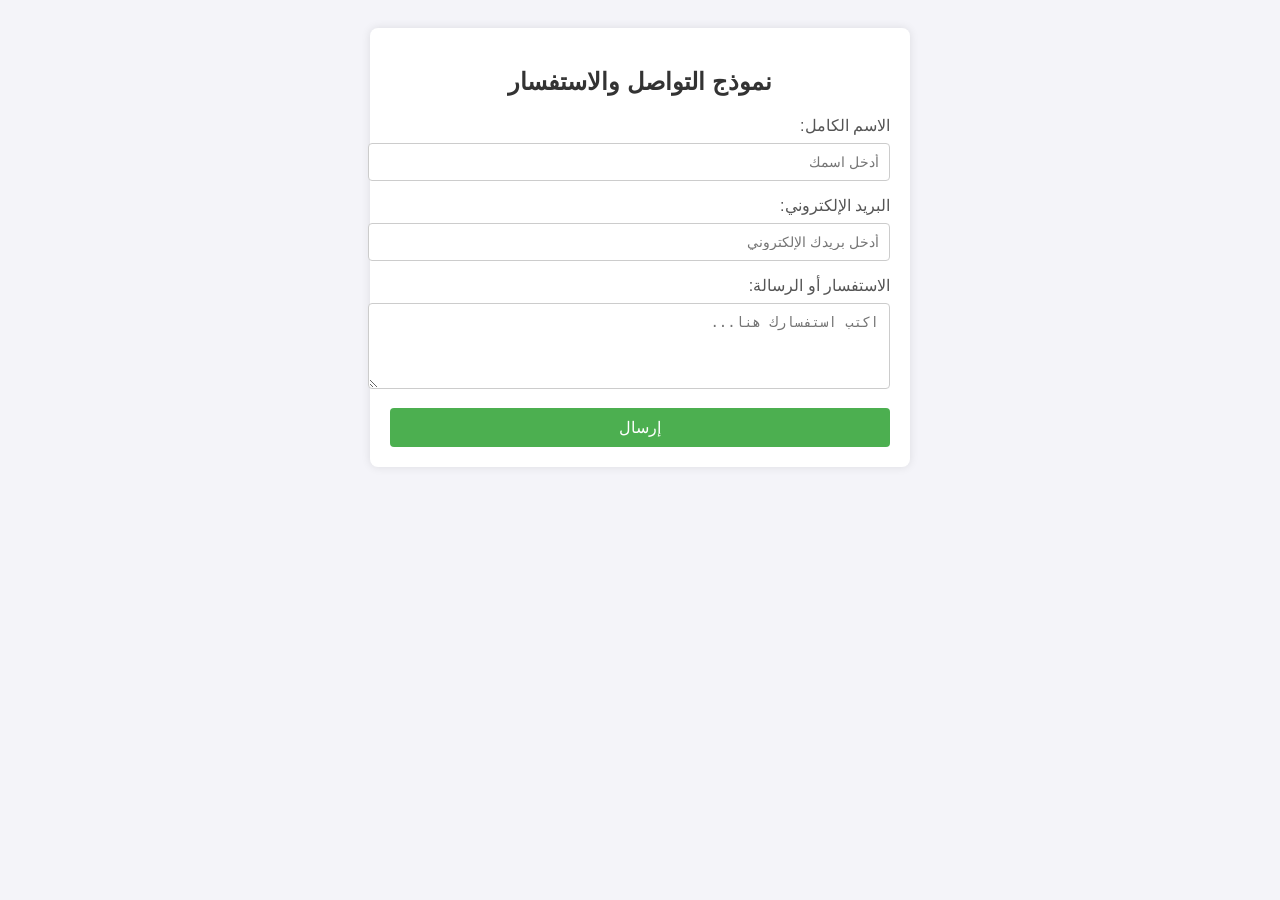
<file: commu.html>
<!DOCTYPE html>
<html lang="ar">
<head>
    <meta charset="UTF-8">
    <meta name="viewport" content="width=device-width, initial-scale=1.0">
    <title>نموذج التواصل والاستفسار</title>
    <style>
        body {
            font-family: Arial, sans-serif;
            direction: rtl;
            background-color: #f4f4f9;
            padding: 20px;
        }
        .contact-form {
            background-color: #fff;
            padding: 20px;
            border-radius: 8px;
            box-shadow: 0 0 10px rgba(0, 0, 0, 0.1);
            max-width: 500px;
            margin: auto;
        }
        .contact-form h2 {
            text-align: center;
            color: #333;
        }
        .contact-form label {
            display: block;
            margin-bottom: 8px;
            color: #555;
        }
        .contact-form input, .contact-form textarea {
            width: 100%;
            padding: 10px;
            margin-bottom: 15px;
            border: 1px solid #ccc;
            border-radius: 4px;
            font-size: 14px;
        }
        .contact-form button {
            background-color: #4CAF50;
            color: white;
            padding: 10px 20px;
            border: none;
            border-radius: 4px;
            cursor: pointer;
            width: 100%;
            font-size: 16px;
        }
        .contact-form button:hover {
            background-color: #45a049;
        }
        .message {
            display: none;
            background-color: #4CAF50;
            color: white;
            padding: 10px;
            border-radius: 4px;
            margin-top: 20px;
            text-align: center;
        }
    </style>
</head>
<body>

    <div class="contact-form">
        <h2>نموذج التواصل والاستفسار</h2>
        <form id="contactForm" onsubmit="return showMessage(event)">
            <label for="name">الاسم الكامل:</label>
            <input type="text" id="name" name="name" required placeholder="أدخل اسمك">

            <label for="email">البريد الإلكتروني:</label>
            <input type="email" id="email" name="email" required placeholder="أدخل بريدك الإلكتروني">

            <label for="message">الاستفسار أو الرسالة:</label>
            <textarea id="message" name="message" required placeholder="اكتب استفسارك هنا..." rows="4"></textarea>

            <button type="submit">إرسال</button>
        </form>

        <!-- الرسالة التي ستظهر بعد إرسال النموذج -->
        <div id="successMessage" class="message">
            تم إرسال استفسارك بنجاح! سنقوم بالرد عليك قريبًا.
        </div>
    </div>

    <script>
        // دالة لعرض الرسالة عند إرسال النموذج
        function showMessage(event) {
            event.preventDefault(); // منع إرسال النموذج لكي نتمكن من عرض الرسالة

            // إظهار رسالة التأكيد
            document.getElementById('successMessage').style.display = 'block';
            
            // يمكن هنا إضافة الكود لإرسال البيانات إلى الخادم (مثل عبر AJAX أو POST)
            
            // إخفاء الرسالة بعد 5 ثوانٍ
            setTimeout(function() {
                document.getElementById('successMessage').style.display = 'none';
            }, 5000);
        }
    </script>

</body>
</html>
</file>
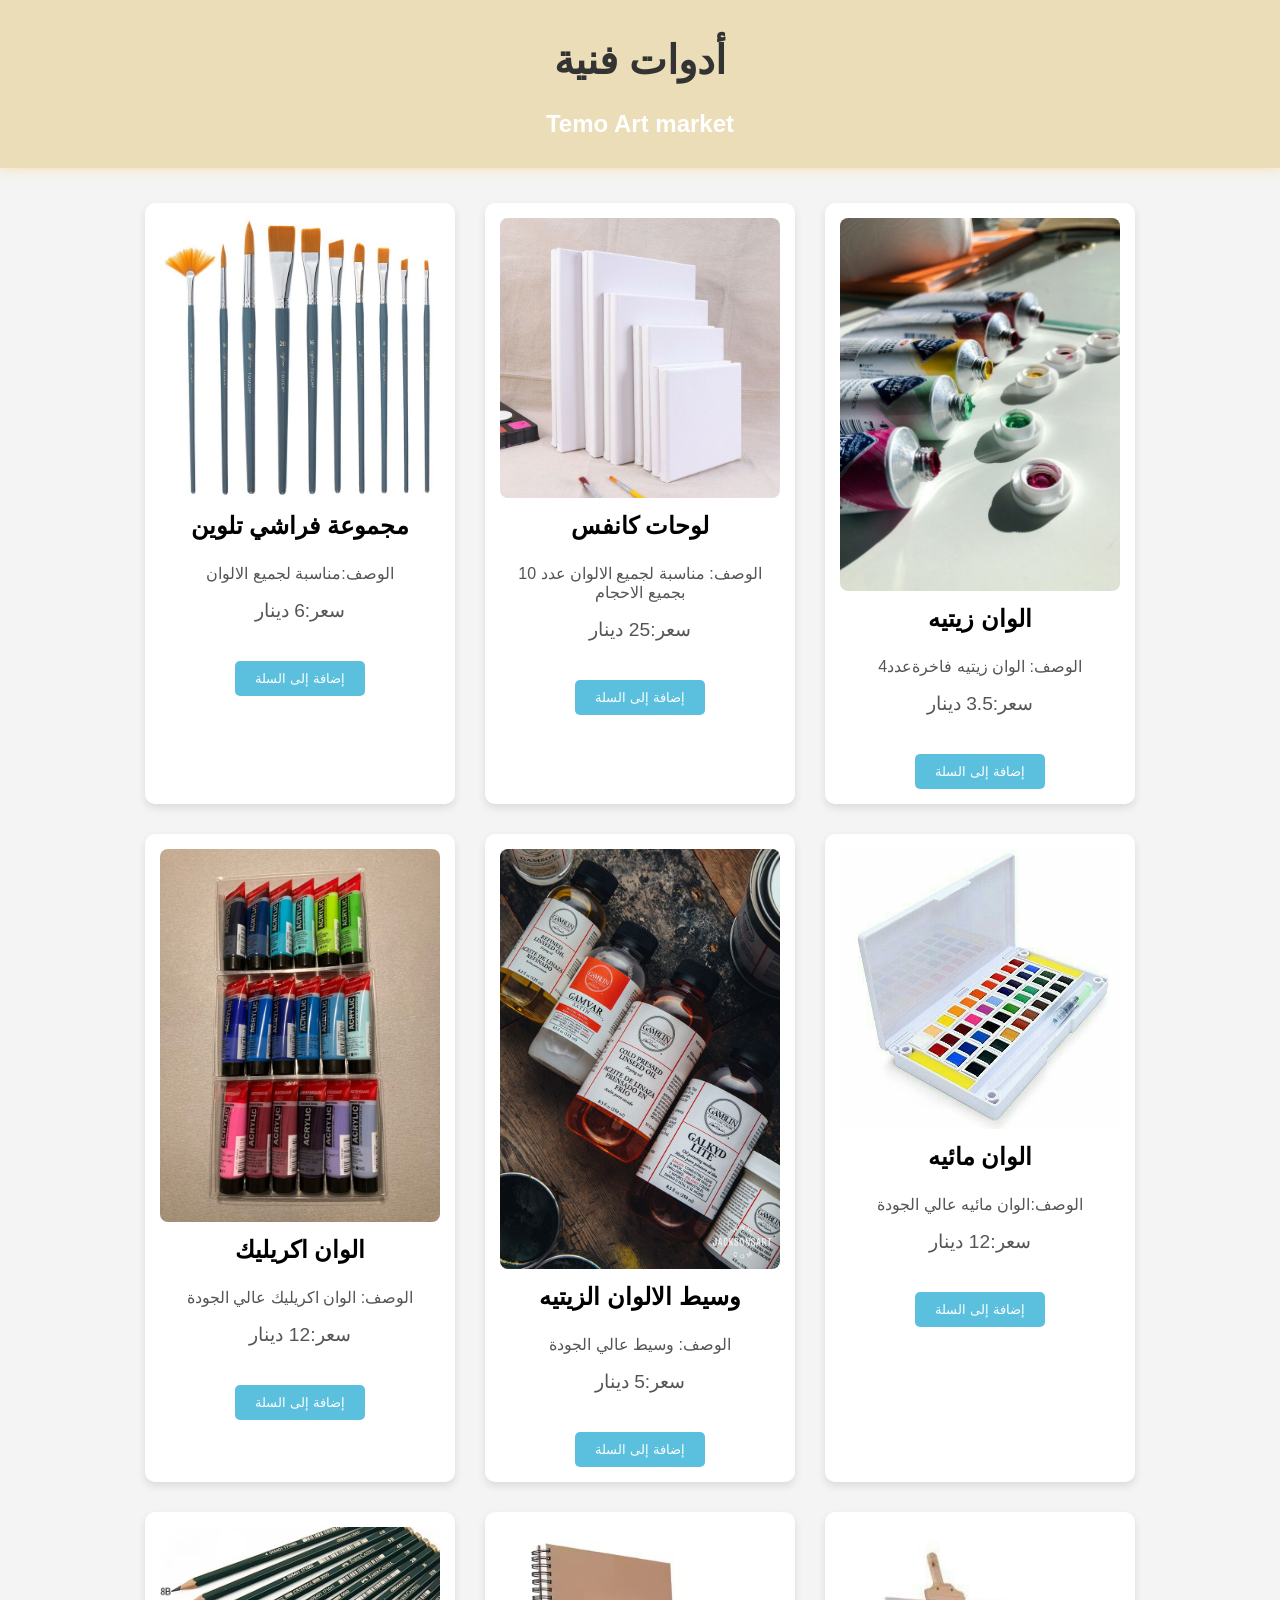
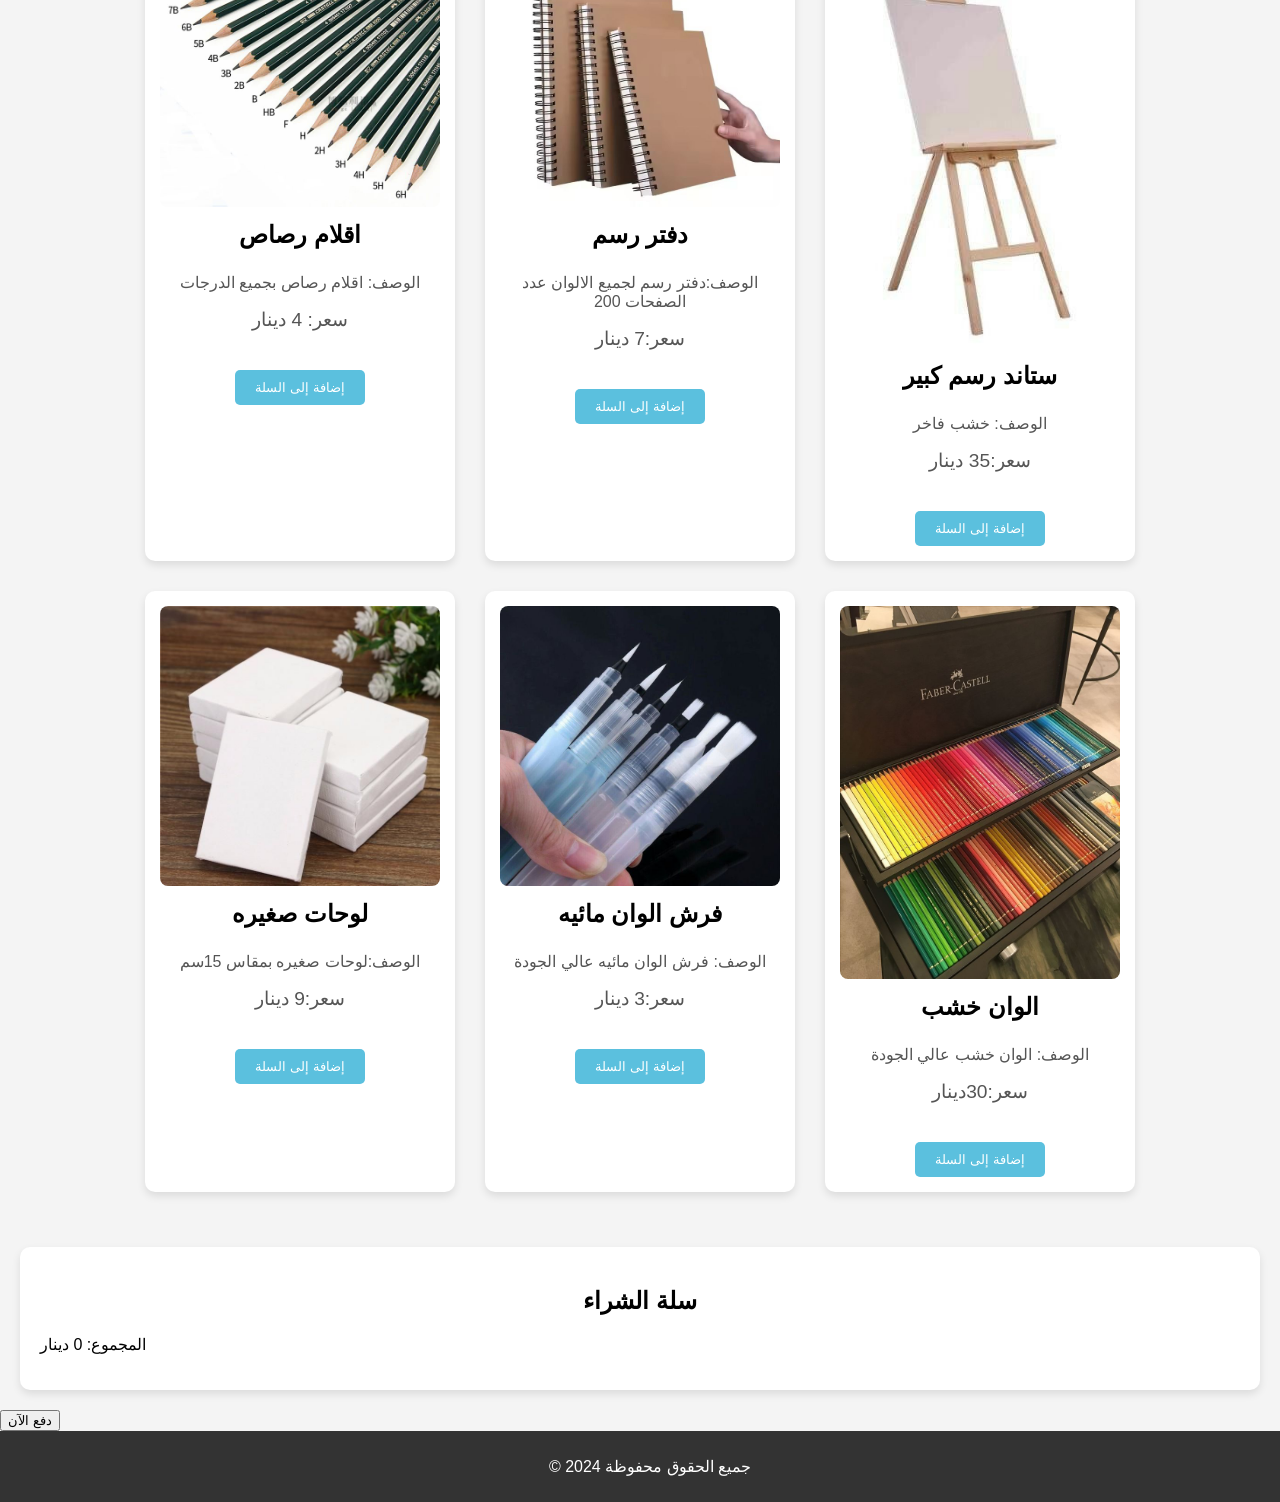
<file: ert.html>
<!DOCTYPE html>
<html lang="ar">
<head>
    <meta charset="UTF-8">
    <meta name="viewport" content="width=device-width, initial-scale=1.0">
    <title>temo art</title>
    <script src="https://www.paypal.com/sdk/js?client-id=YOUR_PAYPAL_CLIENT_ID&currency=USD"></script>
    <style>
        body {
            font-family: Arial, sans-serif;
            background-color: #f4f4f4;
            margin: 0;
            padding: 0;
        }
        header {
            background-color: #ebddb8;
            color: white;
            padding: 10px;
            text-align: center;
            box-shadow: 1px 1px 12px wheat;
        }
        header h1 {
            font-size: 2.5em;
            color: #333;
        }
        
        header h1:hover{
           
            color: #5f5b5b;
        }
        header h2:hover{
           
           color: #131212;
       }
        .gallery {
            display: flex;
            flex-wrap: wrap;
            justify-content: center;
            padding: 20px;
        }
        .artwork {
            background-color: white;
            border-radius: 10px;
            box-shadow: 0 4px 8px rgba(0, 0, 0, 0.1);
            margin: 15px;
            width: 280px;
            text-align: center;
            padding: 15px;
        }
        .artwork img {
            width: 100%;
            height: auto;
            border-radius: 8px;
        }
        .artwork h3 {
            margin-top: 10px;
            font-size: 1.5em;
        }
        .artwork p {
            margin-top: 10px;
            color: #555;
        }
        .price {
            margin-top: 15px;
            font-size: 1.2em;
            color: #d9534f;
        }
        .btn-buy {
            margin-top: 20px;
            padding: 10px 20px;
            background-color: #5bc0de;
            color: white;
            border: none;
            border-radius: 5px;
            cursor: pointer;
        }
        .btn-buy:hover {
            background-color: #61dd50;
        }
        .cart {
            background-color: #fff;
            padding: 20px;
            margin: 20px;
            box-shadow: 0 4px 8px rgba(0, 0, 0, 0.1);
            border-radius: 10px;
        }
        .cart h2 {
            text-align: center;
        }
        .cart-items {
            list-style: none;
            padding: 0;
        }
        .cart-items li {
            display: flex;
            justify-content: space-between;
            margin: 10px 0;
        }
        footer {
            text-align: center;
            background-color: #333;
            color: white;
            padding: 10px;
           
            width: 100%;
            bottom: 0;
        }
    </style>
</head>
<body>

    <header>
        <h1>أدوات فنية</h1>
        <h2> Temo Art market</h2>
    </header>

    <section class="gallery">
        <div class="artwork" data-id="1" data-name="سلعه" data-price="6">
            <img src="dafter.jpeg" alt="لوحة فنية 1">
            <h3>مجموعة فراشي تلوين</h3>
            <p>الوصف:مناسبة لجميع الالوان</p>
           
            <p class="price">سعر:6 دينار</p>
            <button class="btn-buy">إضافة إلى السلة</button>
            
        </div>

        <div class="artwork" data-id="2" data-name="سلعه" data-price="25">
            <img src="kanvas10.jpeg" alt="لوحة فنية 2">
            <h3>لوحات كانفس</h3>
            <p>الوصف: مناسبة لجميع الالوان عدد 10 بجميع الاحجام</p>
            <p class="price">سعر:25 دينار</p>
            <button class="btn-buy">إضافة إلى السلة</button>
        </div>

        <div class="artwork" data-id="3" data-name="سلعه" data-price="3.5">
            <img src="0b666c21-82ee-4ab1-b0f6-ea7d902a7135.jpeg" alt="لوحة فنية 3">
            <h3>الوان زيتيه </h3>
            <p>الوصف: الوان زيتيه فاخرةعدد4</p>
            <p class="price">سعر:3.5 دينار</p>
            <button class="btn-buy">إضافة إلى السلة</button>
        </div>
        <div class="artwork" data-id="3" data-name="سلعه" data-price="12">
            <img src="Kleuren.jpeg" alt="لوحة فنية 3">
            <h3>الوان اكريليك</h3>
            <p>الوصف: الوان اكريليك عالي الجودة</p>
            <p class="price">سعر:12 دينار</p>
            <button class="btn-buy">إضافة إلى السلة</button>
        </div>
        <div class="artwork" data-id="3" data-name="سلعه" data-price="5">
            <img src="My art supplies Philadelphia Cabinet_.jpeg" alt="لوحة فنية 3">
            <h3>وسيط الالوان الزيتيه</h3>
            <p>الوصف: وسيط عالي الجودة</p>
            <p class="price">سعر:5 دينار</p>
            <button class="btn-buy">إضافة إلى السلة</button>
        </div>
        <div class="artwork" data-id="3" data-name="سلعه" data-price="12">
            <img src="maee.jpeg" alt="لوحة فنية 3">
            <h3>الوان مائيه</h3>
            <p>الوصف:الوان مائيه عالي الجودة</p>
            <p class="price">سعر:12 دينار</p>
            <button class="btn-buy">إضافة إلى السلة</button>
        </div>
        <div class="artwork" data-id="3" data-name="سلعه" data-price="4">
            <img src="rasas.jpeg" alt="لوحة فنية 3">
            <h3>اقلام رصاص</h3>
            <p>الوصف: اقلام رصاص بجميع الدرجات </p>
            <p class="price">سعر: 4 دينار </p>
            <button class="btn-buy">إضافة إلى السلة</button>
        </div>
        <div class="artwork" data-id="3" data-name="سلعه" data-price="7">
            <img src="دفتر رسم حلزوني ممتاز_ مفكرات بملف سلك عتيق مقاس….jpeg" alt="لوحة فنية 3">
            <h3>دفتر رسم</h3>
            <p>الوصف:دفتر رسم لجميع الالوان عدد الصفحات 200</p>
            <p class="price">سعر:7 دينار</p>
            <button class="btn-buy">إضافة إلى السلة</button>
        </div>
        <div class="artwork" data-id="3" data-name="سلعه" data-price="35">
            <img src="stand2.jpeg" alt="لوحة فنية 3">
            <h3>ستاند رسم كبير</h3>
            <p>الوصف: خشب فاخر</p>
            <p class="price">سعر:35 دينار</p>
            <button class="btn-buy">إضافة إلى السلة</button>
        </div>
        <div class="artwork" data-id="3" data-name="سلعه" data-price="9">
            <img src="kanves.jpeg" alt="لوحة فنية 3">
            <h3>لوحات صغيره</h3>
            <p>الوصف:لوحات صغيره بمقاس 15سم</p>
            <p class="price">سعر:9 دينار</p>
            <button class="btn-buy">إضافة إلى السلة</button>
        </div>
        <div class="artwork" data-id="3" data-name="سلعه" data-price="3">
            <img src="8d27f866-c923-4a12-b8dc-8ef26928a58c.jpeg" alt="لوحة فنية 3">
            <h3>فرش الوان مائيه </h3>
            <p>الوصف: فرش الوان مائيه عالي الجودة</p>
            <p class="price">سعر:3 دينار</p>
            <button class="btn-buy">إضافة إلى السلة</button>
        </div>
        <div class="artwork" data-id="3" data-name="سلعه" data-price="30">
            <img src="kashab.jpeg" alt="لوحة فنية 3">
            <h3>الوان خشب</h3>
            <p>الوصف: الوان خشب  عالي الجودة</p>
            <p class="price">سعر:30دينار</p>
            <button class="btn-buy">إضافة إلى السلة</button>
        </div>
    </section>

    <section class="cart">
        <h2>سلة الشراء</h2>
        <ul class="cart-items">
           
        </ul>
        <p id="total">المجموع: 0 دينار</p>

        <div id="paypal-button-container"></div>
    </section>
    <!-- إضافة Stripe.js -->
<script src="https://js.stripe.com/v3/"></script>

<!-- نموذج HTML للدفع -->
<form id="payment-form">
  <div id="card-element"></div>
  <button id="submit" onclick="location.href='pay.html';">دفع الآن</button>
</form>

<script>
  var stripe = Stripe('EKAR2GH-sX46TWRQ8Wg8-XeP4CabdjfT2RWYAEgE_lrgs5qhFL5LMD7Sm66gmVRgdO7_fNfuuRf9owaW'); // استبدل بـ مفتاح Stripe الخاص بك
  var elements = stripe.elements();
  var card = elements.create('card');
  card.mount('#card-element');

  var form = document.getElementById('payment-form');
  form.addEventListener('submit', function(event) {
    event.preventDefault();
    stripe.createToken(card).then(function(result) {
      if (result.error) {
        console.log(result.error.message);
      } else {
        // إرسال الرمز إلى خادمك لمعالجة الدفع
        var token = result.token.id;
        console.log("تم إنشاء الرمز: " + token);
      }
    });
  });
</script>

    

    <script>
       
        let cart = [];

       
        function addToCart(id, name, price) {
            cart.push({ id, name, price });
            updateCart();
        }

        
        function updateCart() {
            const cartItemsContainer = document.querySelector('.cart-items');
            cartItemsContainer.innerHTML = '';

            let total = 0;
            cart.forEach(item => {
                const li = document.createElement('li');
                li.innerHTML = `${item.name} - ${item.price} دينار`;
                cartItemsContainer.appendChild(li);
                total += item.price;
            });

            document.getElementById('total').innerText = `المجموع: ${total} دينار`;

           
            updatePaypalButton(total);
        }

       
        const buttons = document.querySelectorAll('.btn-buy');
        buttons.forEach(button => {
            button.addEventListener('click', () => {
                const artwork = button.closest('.artwork');
                const id = artwork.getAttribute('data-id');
                const name = artwork.getAttribute('data-name');
                const price = parseFloat(artwork.getAttribute('data-price'));
                addToCart(id, name, price);
            });
        });

        
        function updatePaypalButton(total) {
            if (total > 0) {
                paypal.Buttons({
                    createOrder: function(data, actions) {
                        return actions.order.create({
                            purchase_units: [{
                                amount: {
                                    value: total
                                }
                            }]
                        });
                    },
                    onApprove: function(data, actions) {
                        return actions.order.capture().then(function(details) {
                            alert('تم الدفع بنجاح! شكراً لك.');
                        });
                    }
                }).render('#paypal-button-container');
            } else {
                document.getElementById('paypal-button-container').innerHTML = '';
            }
        }
    </script>

</body>
<footer>
    <p>&copy; 2024 جميع الحقوق محفوظة</p>
</footer>
</html>
</file>
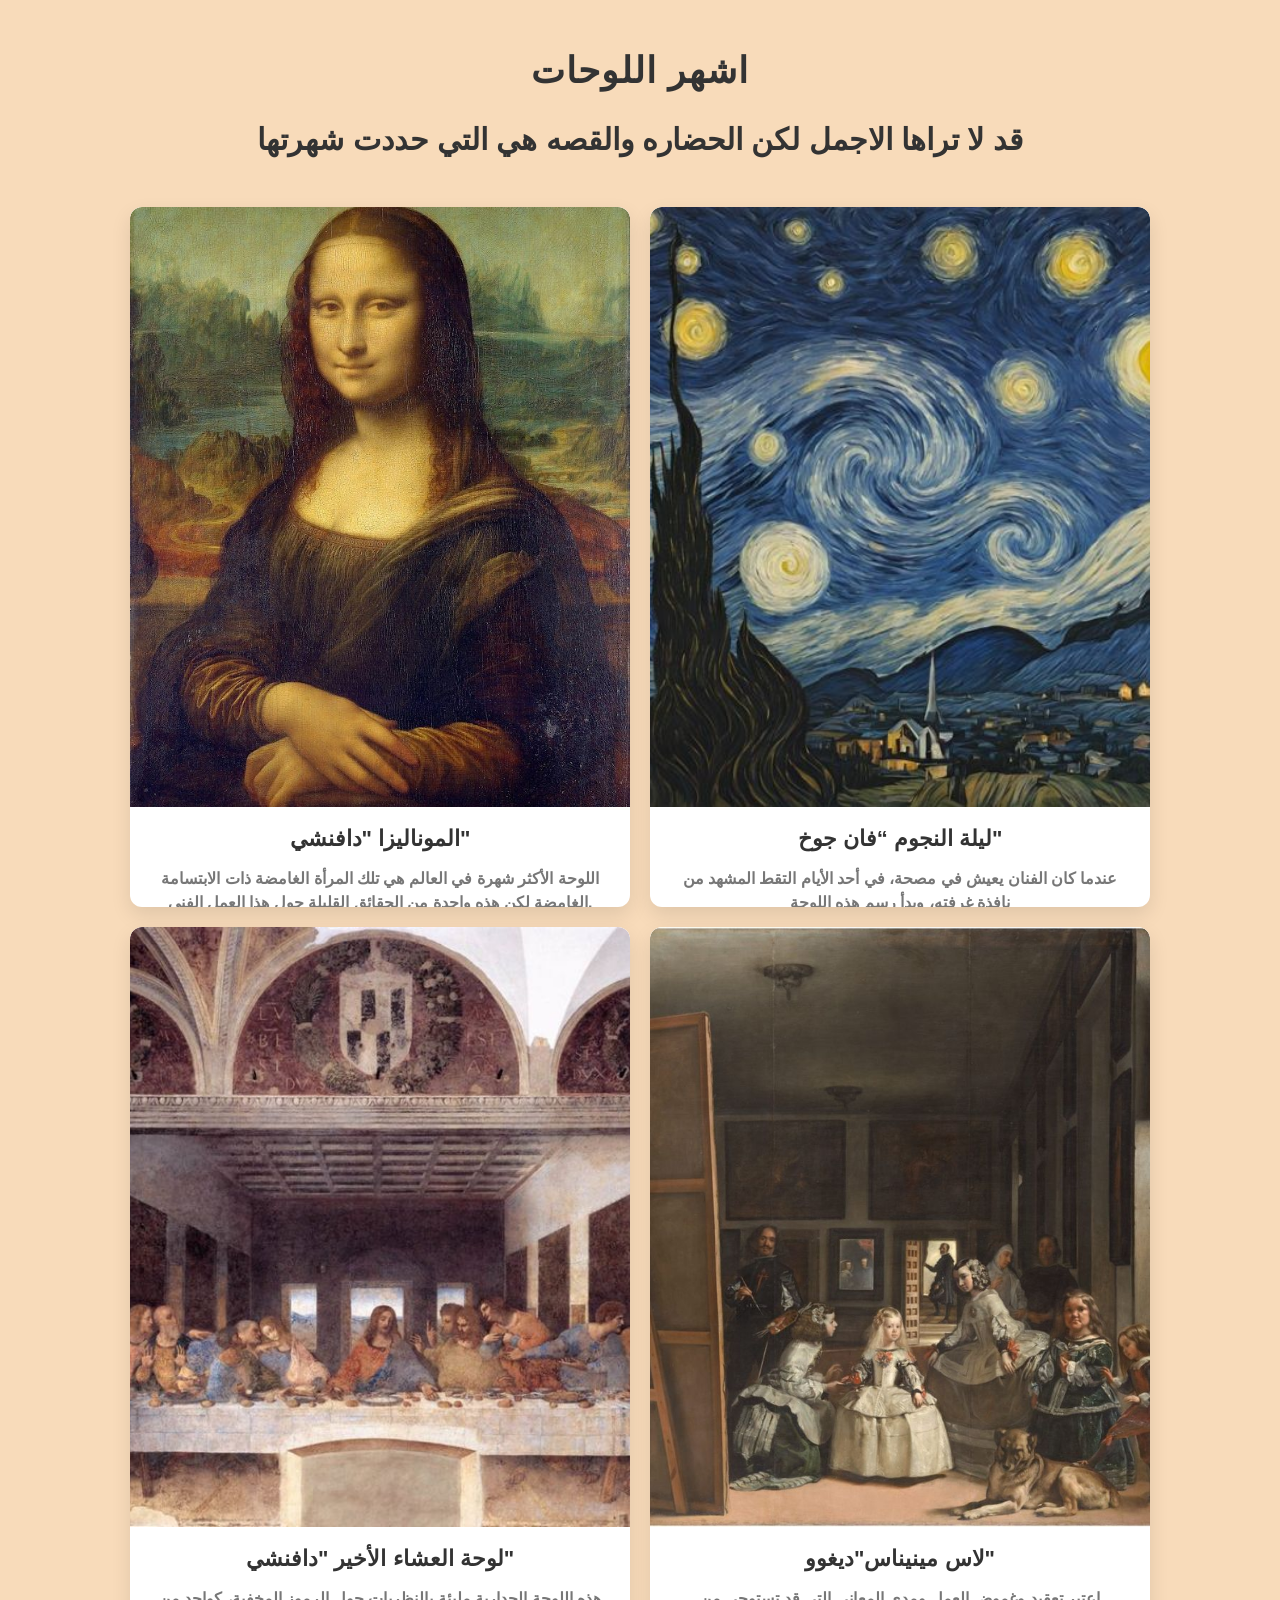
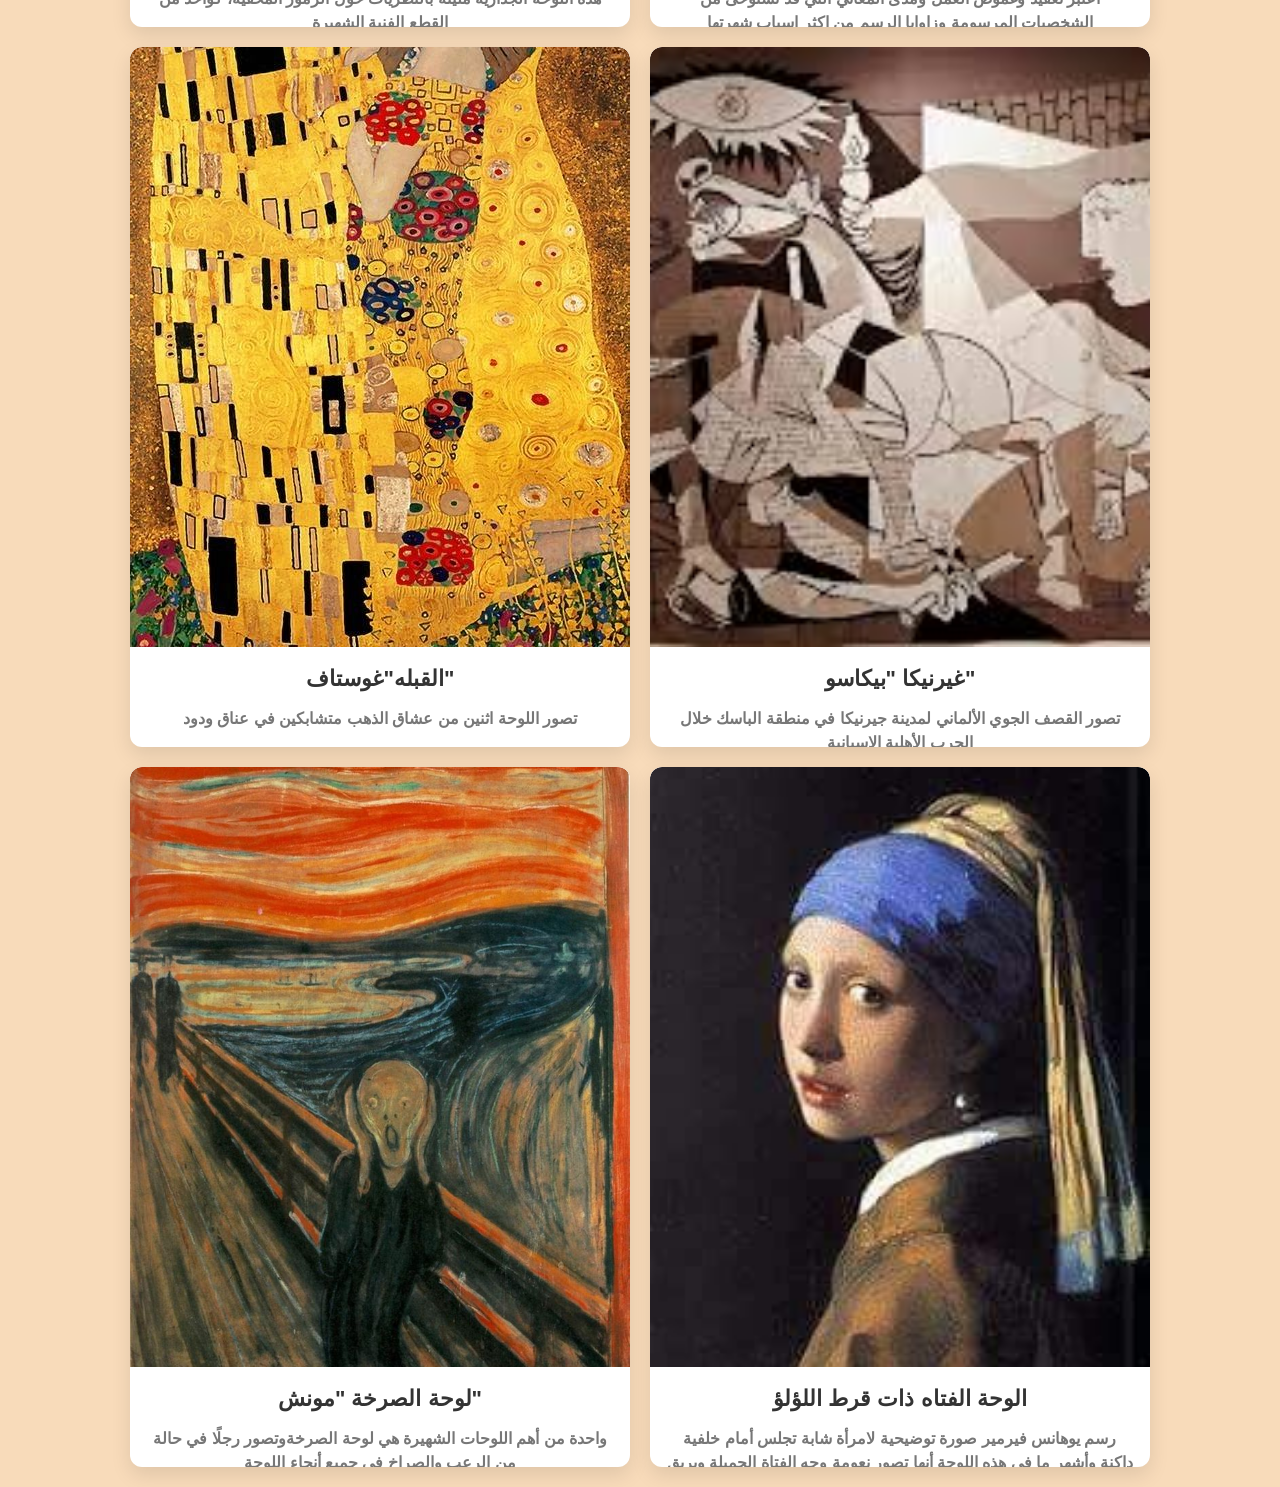
<file: story.html>
<!DOCTYPE html>
<html lang="ar">
<head>
    <meta charset="UTF-8">
    <meta name="viewport" content="width=device-width, initial-scale=1.0">
    <title>اشهر اللوحات</title>
    <style>
        /* إعدادات عامة */
        body {
            font-family: 'Arial', sans-serif;
            background-color: #f8dbba;
            margin: 0;
            padding: 0;
            color: #333;
            text-align: center;
        }

        h1 {
            font-size: 36px;
            margin-top: 50px;
            color: #333;
            text-transform: uppercase;
            letter-spacing: 1px;
        }
        h1 :hover{
            color: #613838;
        }
p{
    font-size: 30px;
    font-weight: bold;
}
        /* تنسيق الحاوية للصور */
        .container {
            display: flex;
            flex-wrap: wrap;
            justify-content: center;
            padding: 20px;
            gap: 20px;
        }

        /* تنسيق بطاقة الصورة */
        .card {
            background-color: #fff;
            border-radius: 12px;
            box-shadow: 0 8px 20px rgba(0, 0, 0, 0.1);
            width: 500px;
            height: 700px;
            transition: transform 0.3s ease, box-shadow 0.3s ease;
            overflow: hidden;
            cursor: pointer;
        }

        /* تأثير عند تمرير الفأرة فوق الصورة */
        .card:hover {
            transform: scale(1.05);
            box-shadow: 0 12px 30px rgba(0, 0, 0, 0.2);
        }

        /* تنسيق الصورة داخل البطاقة */
        .card img {
            width: 100%;
            height: 600px;
            object-fit: cover;
            border-radius: 12px 12px 0 0;
            transition: transform 0.5s ease;
        }

        /* تأثير عند تمرير الفأرة فوق الصورة */
        .card:hover img {
            transform: scale(1.1);
        }

        /* تنسيق العنوان */
        .card h2 {
            font-size: 22px;
            margin: 15px 0;
            color: #333;
        }

        /* تنسيق الفقرة الوصفية */
        .card p {
            font-size: 16px;
            color: #777;
            margin: 0 15px 15px;
            line-height: 1.5;
            
        }

        /* تأثير النصوص عند التمرير */
        .card:hover h2, .card:hover p {
            color: #1d72b8;
        }

        /* تأثير التحميل */
        .card {
            opacity: 0;
            animation: fadeIn 0.5s forwards;
        }

        .card:nth-child(1) {
            animation-delay: 0.2s;
        }

        .card:nth-child(2) {
            animation-delay: 0.4s;
        }

        .card:nth-child(3) {
            animation-delay: 0.6s;
        }

        .card:nth-child(4) {
            animation-delay: 0.8s;
        }

        .card:nth-child(5) {
            animation-delay: 1s;
        }

        .card:nth-child(6) {
            animation-delay: 1.2s;
        }

        .card:nth-child(7) {
            animation-delay: 1.4s;
        }

        .card:nth-child(8) {
            animation-delay: 1.6s;
        }

        .card:nth-child(9) {
            animation-delay: 1.8s;
        }

        .card:nth-child(10) {
            animation-delay: 2s;
        }

        @keyframes fadeIn {
            from {
                opacity: 0;
            }
            to {
                opacity: 1;
            }
        }

    </style>
</head>
<body>

    <h1>اشهر اللوحات</h1>
<p> قد لا تراها الاجمل لكن الحضاره والقصه هي التي حددت شهرتها </p>
    <div class="container">
        <!-- بطاقة 1 -->
        <div class="card">
            <img src="لوحة الموناليزا.jpeg" alt="صورة 1">
            <h2> الموناليزا "دافنشي"</h2>
            <p>اللوحة الأكثر شهرة في العالم هي تلك المرأة الغامضة ذات الابتسامة الغامضة لكن هذه واحدة من الحقائق القليلة حول هذا العمل الفني.</p>
        </div>

        <!-- بطاقة 2 -->
        <div class="card">
            <img src="ليله.jpeg" alt="صورة 2">
            <h2>ليلة النجوم “فان جوخ"</h2>
            <p>عندما كان الفنان يعيش في مصحة، في أحد الأيام التقط المشهد من نافذة غرفته، وبدأ رسم هذه اللوحة</p>
        </div>

        <!-- بطاقة 3 -->
        <div class="card">
            <img src="Experts Reveal Message in Da Vinci’s 'The Last Supper' - artnet News.jpeg" alt="صورة 3">
            <h2>لوحة العشاء الأخير "دافنشي"</h2>
            <p>هذه اللوحة الجدارية مليئة بالنظريات حول الرموز المخفية، كواحد من القطع الفنية الشهيرة</p>
        </div>

        <!-- بطاقة 4 -->
        <div class="card">
            <img src="Everything You Must Know About Las Meninas.jpeg" alt="صورة 4">
            <h2>لاس مينيناس"ديغوو"</h2>
            <p>اعتبر تعقيد وغموض العمل ومدى المعاني التي قد تستوحى من الشخصيات المرسومة وزاوايا الرسم من اكثر اسباب شهرتها </p>
        </div>

        <!-- بطاقة 5 -->
        <div class="card">
            <img src="koblah.jpeg" alt="صورة 5">
            <h2>القبله"غوستاف"</h2>
            <p>تصور اللوحة اثنين من عشاق الذهب متشابكين في عناق ودود</p>
        </div>

      

        <!-- بطاقة 7 -->
        <div class="card">
            <img src="download (4).jpeg" alt="صورة 7">
            <h2>غيرنيكا "بيكاسو"</h2>
            <p>تصور القصف الجوي الألماني لمدينة جيرنيكا في منطقة الباسك خلال الحرب الأهلية الإسبانية</p>
        </div>

      
       
        <div class="card">
            <img src="￼ الوصف_ تميزت اللوحة بأسلوب فني مميز، حيث استخدم….jpeg" alt="صورة 9">
            <h2>لوحة الصرخة "مونش"</h2>
            <p>واحدة من أهم اللوحات الشهيرة هي لوحة الصرخةوتصور رجلًا في حالة من الرعب والصراخ في جميع أنحاء اللوحة</p>
        </div>
        <div class="card">
            <img src="قرط.jpeg" alt="صورة 9">
            <h2>الوحة الفتاه ذات قرط اللؤلؤ</h2>
            <p>رسم يوهانس فيرمير صورة توضيحية لامرأة شابة تجلس أمام خلفية داكنة وأشهر ما في هذه اللوحة أنها تصور نعومة وجه الفتاة الجميلة وبريق الضوء على شفتيها</p>
        </div>

       
    </div>

</body>
</html>
</file>
